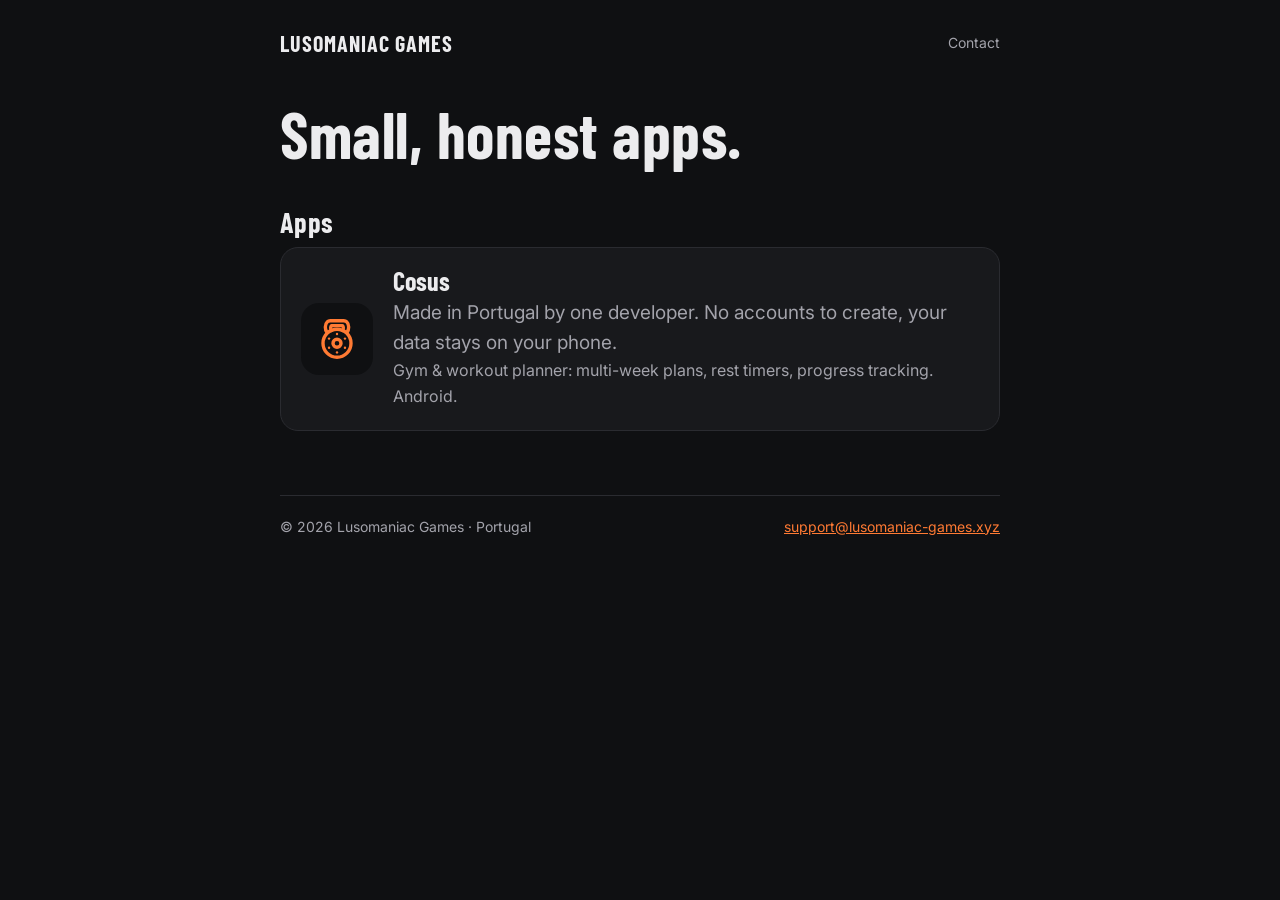
<file: index.html>
<!doctype html>
<html lang="en">
<head>
<meta charset="utf-8">
<meta name="viewport" content="width=device-width, initial-scale=1">
<title>Lusomaniac Games</title>
<meta name="description" content="Small apps made in Portugal.">
<link rel="preconnect" href="https://fonts.googleapis.com">
<link rel="stylesheet" href="https://fonts.googleapis.com/css2?family=Barlow+Condensed:wght@700&amp;family=Inter:wght@400;600&amp;display=swap">
<link rel="stylesheet" href="/style.css">
</head>
<body>
<div class="wrap">
  <header class="site">
    <a class="home" href="/">Lusomaniac Games</a>
    <nav aria-label="Main"><a href="mailto:support@lusomaniac-games.xyz">Contact</a></nav>
  </header>

  <h1>Small, honest apps.</h1>

  <h2>Apps</h2>
  <a class="card">
    <span class="icon" aria-hidden="true">
      <svg width="48" height="48" viewBox="0 0 24 24" fill="none" stroke="#ff7a33" stroke-width="1.7" stroke-linecap="round" stroke-linejoin="round"><g transform="translate(0 -0.9)"><path d="M7 9.6C5.9 8.2 5.8 5.6 7.2 4.3c.4-.4.9-.5 1.4-.5h6.8c.5 0 1 .1 1.4.5 1.4 1.3 1.3 3.9.2 5.3"/><path d="M9.2 8.6c-.5-.7-.5-1.9.1-2.4h5.4c.6.5.6 1.7.1 2.4"/><circle cx="12" cy="15" r="7"/><circle cx="12" cy="15" r="2"/></g><g fill="#ff7a33" stroke="none" transform="translate(0 -0.9)"><circle cx="15.98" cy="17.3" r=".6"/><circle cx="12" cy="19.6" r=".6"/><circle cx="8.02" cy="17.3" r=".6"/><circle cx="8.02" cy="12.7" r=".6"/><circle cx="12" cy="10.4" r=".6"/><circle cx="15.98" cy="12.7" r=".6"/></g></svg>
    </span>
    <span>
      <h3>Cosus</h3>
      <p class="lead">Made in Portugal by one developer. No accounts to create, your data stays on your phone.</p>
      <p>Gym &amp; workout planner: multi-week plans, rest timers, progress tracking. Android.</p>
    </span>
  </a>

  <footer class="site">
    <span>© 2026 Lusomaniac Games · Portugal</span>
    <span><a href="mailto:support@lusomaniac-games.xyz">support@lusomaniac-games.xyz</a></span>
  </footer>
</div>
</body>
</html>
</file>
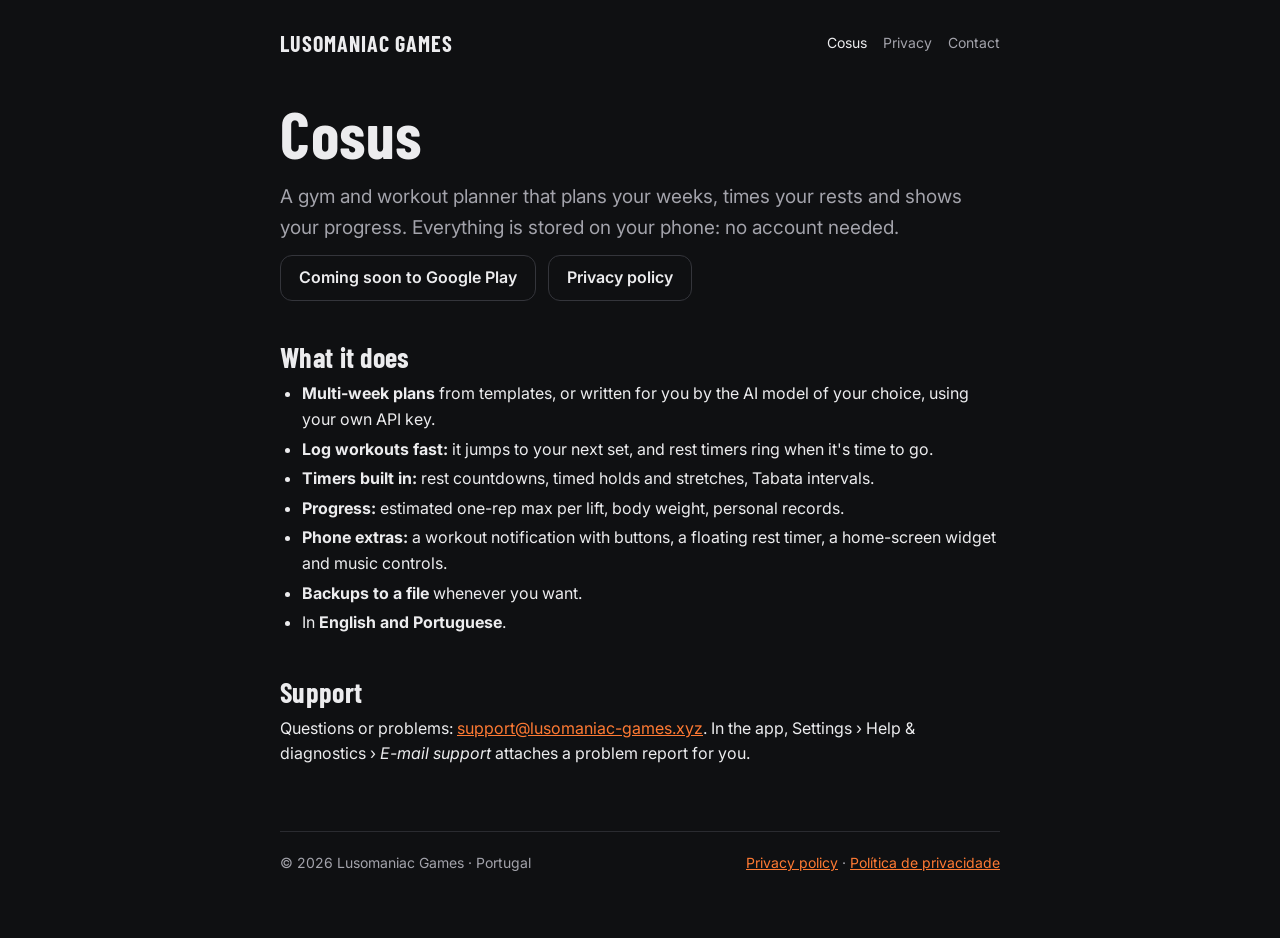
<file: cosus/index.html>
<!doctype html>
<html lang="en">
<head>
<meta charset="utf-8">
<meta name="viewport" content="width=device-width, initial-scale=1">
<title>Cosus: Gym &amp; Workout Planner</title>
<meta name="description" content="Cosus plans your training weeks, times your rests and tracks your progress. Your data stays on your phone.">
<link rel="preconnect" href="https://fonts.googleapis.com">
<link rel="stylesheet" href="https://fonts.googleapis.com/css2?family=Barlow+Condensed:wght@700&amp;family=Inter:wght@400;600&amp;display=swap">
<link rel="stylesheet" href="/style.css">
</head>
<body>
<div class="wrap">
  <header class="site">
    <a class="home" href="/">Lusomaniac Games</a>
    <nav aria-label="Main"><a href="/cosus/" aria-current="page">Cosus</a><a href="/cosus/privacy/">Privacy</a><a href="mailto:support@lusomaniac-games.xyz">Contact</a></nav>
  </header>

  <h1>Cosus</h1>
  <p class="lead">A gym and workout planner that plans your weeks, times your rests and shows your progress. Everything is stored on your phone: no account needed.</p>
  <div class="row">
    <span class="btn ghost" aria-disabled="true">Coming soon to Google Play</span>
    <a class="btn ghost" href="/cosus/privacy/">Privacy policy</a>
  </div>

  <h2>What it does</h2>
  <ul>
    <li><b>Multi-week plans</b> from templates, or written for you by the AI model of your choice, using your own API key.</li>
    <li><b>Log workouts fast:</b> it jumps to your next set, and rest timers ring when it's time to go.</li>
    <li><b>Timers built in:</b> rest countdowns, timed holds and stretches, Tabata intervals.</li>
    <li><b>Progress:</b> estimated one-rep max per lift, body weight, personal records.</li>
    <li><b>Phone extras:</b> a workout notification with buttons, a floating rest timer, a home-screen widget and music controls.</li>
    <li><b>Backups to a file</b> whenever you want.</li>
    <li>In <b>English and Portuguese</b>.</li>
  </ul>

  <h2>Support</h2>
  <p>Questions or problems: <a href="mailto:support@lusomaniac-games.xyz">support@lusomaniac-games.xyz</a>. In the app, Settings › Help &amp; diagnostics › <i>E-mail support</i> attaches a problem report for you.</p>

  <footer class="site">
    <span>© 2026 Lusomaniac Games · Portugal</span>
    <span><a href="/cosus/privacy/">Privacy policy</a> · <a href="/cosus/privacidade/">Política de privacidade</a></span>
  </footer>
</div>
</body>
</html>
</file>
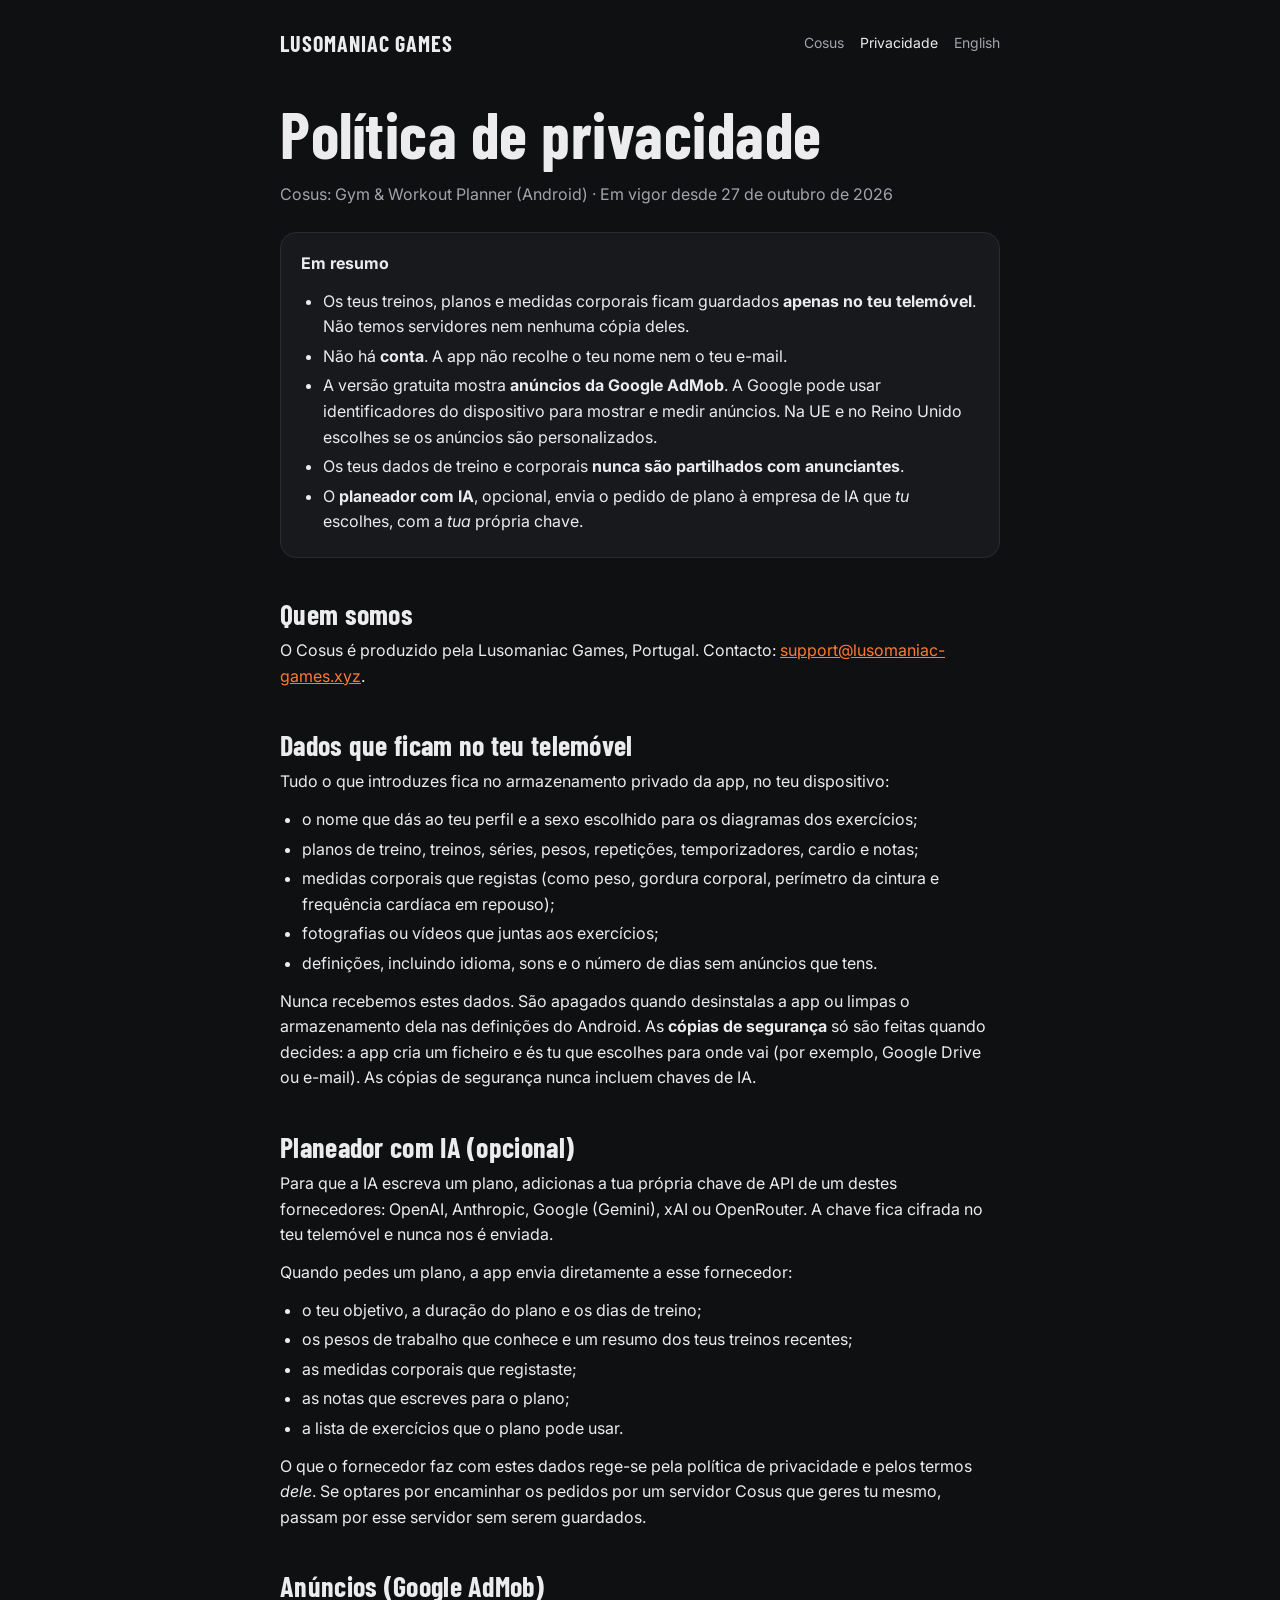
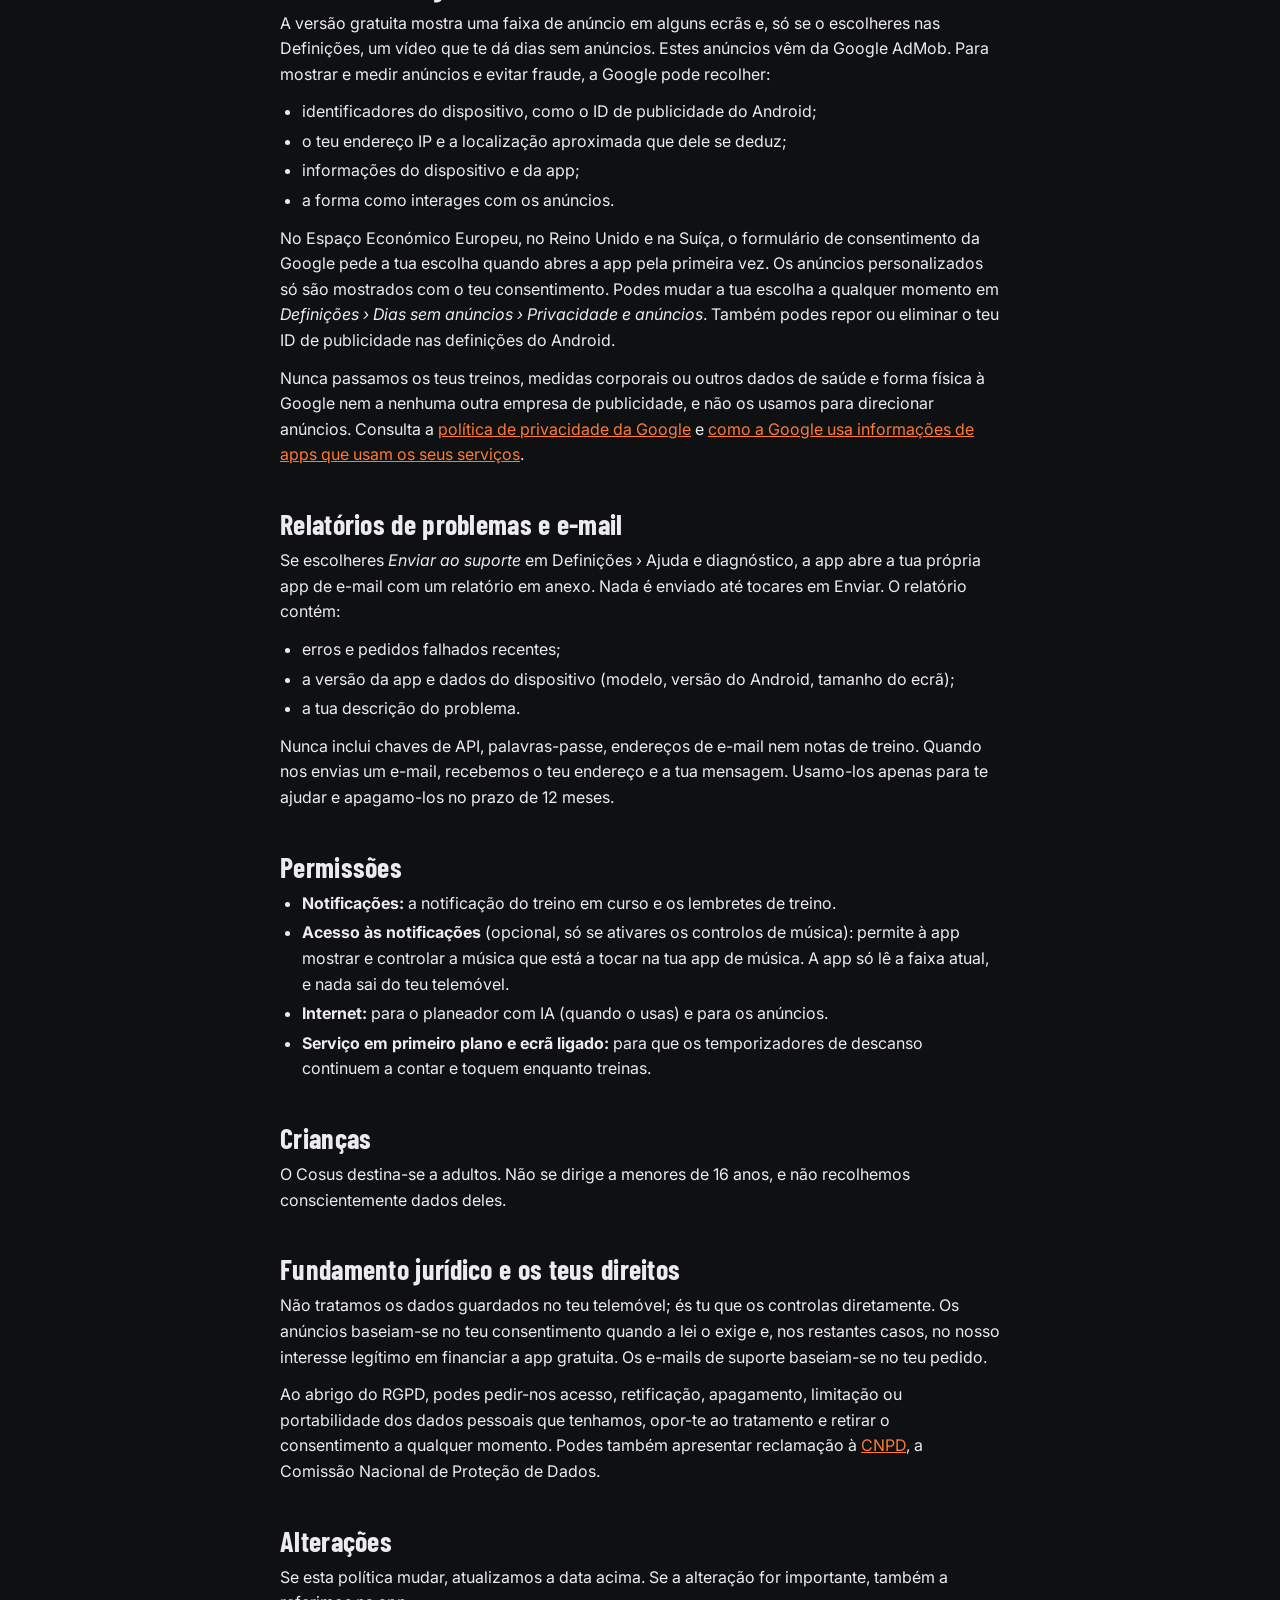
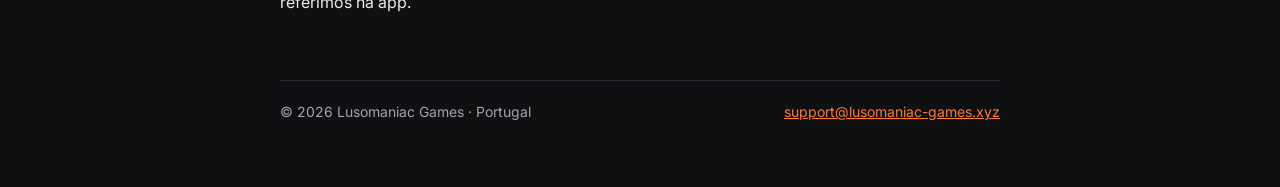
<file: cosus/privacidade/index.html>
<!doctype html>
<html lang="pt-PT">
<head>
<meta charset="utf-8">
<meta name="viewport" content="width=device-width, initial-scale=1">
<title>Política de privacidade do Cosus</title>
<meta name="description" content="Como a app Cosus trata os teus dados.">
<link rel="alternate" hreflang="en" href="/cosus/privacy/">
<link rel="preconnect" href="https://fonts.googleapis.com">
<link rel="stylesheet" href="https://fonts.googleapis.com/css2?family=Barlow+Condensed:wght@700&amp;family=Inter:wght@400;600&amp;display=swap">
<link rel="stylesheet" href="/style.css">
</head>
<body>
<div class="wrap">
  <header class="site">
    <a class="home" href="/">Lusomaniac Games</a>
    <nav aria-label="Principal"><a href="/cosus/">Cosus</a><a href="/cosus/privacidade/" aria-current="page">Privacidade</a><a href="/cosus/privacy/" lang="en">English</a></nav>
  </header>

  <h1>Política de privacidade</h1>
  <p class="muted">Cosus: Gym &amp; Workout Planner (Android) · Em vigor desde 27 de outubro de 2026</p>

  <div class="summary">
    <p><b>Em resumo</b></p>
    <ul>
      <li>Os teus treinos, planos e medidas corporais ficam guardados <b>apenas no teu telemóvel</b>. Não temos servidores nem nenhuma cópia deles.</li>
      <li>Não há <b>conta</b>. A app não recolhe o teu nome nem o teu e-mail.</li>
      <li>A versão gratuita mostra <b>anúncios da Google AdMob</b>. A Google pode usar identificadores do dispositivo para mostrar e medir anúncios. Na UE e no Reino Unido escolhes se os anúncios são personalizados.</li>
      <li>Os teus dados de treino e corporais <b>nunca são partilhados com anunciantes</b>.</li>
      <li>O <b>planeador com IA</b>, opcional, envia o pedido de plano à empresa de IA que <i>tu</i> escolhes, com a <i>tua</i> própria chave.</li>
    </ul>
  </div>

  <h2>Quem somos</h2>
  <p>O Cosus é produzido pela Lusomaniac Games, Portugal. Contacto: <a href="mailto:support@lusomaniac-games.xyz">support@lusomaniac-games.xyz</a>.</p>

  <h2>Dados que ficam no teu telemóvel</h2>
  <p>Tudo o que introduzes fica no armazenamento privado da app, no teu dispositivo:</p>
  <ul>
    <li>o nome que dás ao teu perfil e a sexo escolhido para os diagramas dos exercícios;</li>
    <li>planos de treino, treinos, séries, pesos, repetições, temporizadores, cardio e notas;</li>
    <li>medidas corporais que registas (como peso, gordura corporal, perímetro da cintura e frequência cardíaca em repouso);</li>
    <li>fotografias ou vídeos que juntas aos exercícios;</li>
    <li>definições, incluindo idioma, sons e o número de dias sem anúncios que tens.</li>
  </ul>
  <p>Nunca recebemos estes dados. São apagados quando desinstalas a app ou limpas o armazenamento dela nas definições do Android. As <b>cópias de segurança</b> só são feitas quando decides: a app cria um ficheiro e és tu que escolhes para onde vai (por exemplo, Google Drive ou e-mail). As cópias de segurança nunca incluem chaves de IA.</p>

  <h2>Planeador com IA (opcional)</h2>
  <p>Para que a IA escreva um plano, adicionas a tua própria chave de API de um destes fornecedores: OpenAI, Anthropic, Google (Gemini), xAI ou OpenRouter. A chave fica cifrada no teu telemóvel e nunca nos é enviada.</p>
  <p>Quando pedes um plano, a app envia diretamente a esse fornecedor:</p>
  <ul>
    <li>o teu objetivo, a duração do plano e os dias de treino;</li>
    <li>os pesos de trabalho que conhece e um resumo dos teus treinos recentes;</li>
    <li>as medidas corporais que registaste;</li>
    <li>as notas que escreves para o plano;</li>
    <li>a lista de exercícios que o plano pode usar.</li>
  </ul>
  <p>O que o fornecedor faz com estes dados rege-se pela política de privacidade e pelos termos <i>dele</i>. Se optares por encaminhar os pedidos por um servidor Cosus que geres tu mesmo, passam por esse servidor sem serem guardados.</p>

  <h2>Anúncios (Google AdMob)</h2>
  <p>A versão gratuita mostra uma faixa de anúncio em alguns ecrãs e, só se o escolheres nas Definições, um vídeo que te dá dias sem anúncios. Estes anúncios vêm da Google AdMob. Para mostrar e medir anúncios e evitar fraude, a Google pode recolher:</p>
  <ul>
    <li>identificadores do dispositivo, como o ID de publicidade do Android;</li>
    <li>o teu endereço IP e a localização aproximada que dele se deduz;</li>
    <li>informações do dispositivo e da app;</li>
    <li>a forma como interages com os anúncios.</li>
  </ul>
  <p>No Espaço Económico Europeu, no Reino Unido e na Suíça, o formulário de consentimento da Google pede a tua escolha quando abres a app pela primeira vez. Os anúncios personalizados só são mostrados com o teu consentimento. Podes mudar a tua escolha a qualquer momento em <i>Definições › Dias sem anúncios › Privacidade e anúncios</i>. Também podes repor ou eliminar o teu ID de publicidade nas definições do Android.</p>
  <p>Nunca passamos os teus treinos, medidas corporais ou outros dados de saúde e forma física à Google nem a nenhuma outra empresa de publicidade, e não os usamos para direcionar anúncios. Consulta a <a href="https://policies.google.com/privacy?hl=pt-PT">política de privacidade da Google</a> e <a href="https://policies.google.com/technologies/partner-sites?hl=pt-PT">como a Google usa informações de apps que usam os seus serviços</a>.</p>

  <h2>Relatórios de problemas e e-mail</h2>
  <p>Se escolheres <i>Enviar ao suporte</i> em Definições › Ajuda e diagnóstico, a app abre a tua própria app de e-mail com um relatório em anexo. Nada é enviado até tocares em Enviar. O relatório contém:</p>
  <ul>
    <li>erros e pedidos falhados recentes;</li>
    <li>a versão da app e dados do dispositivo (modelo, versão do Android, tamanho do ecrã);</li>
    <li>a tua descrição do problema.</li>
  </ul>
  <p>Nunca inclui chaves de API, palavras-passe, endereços de e-mail nem notas de treino. Quando nos envias um e-mail, recebemos o teu endereço e a tua mensagem. Usamo-los apenas para te ajudar e apagamo-los no prazo de 12 meses.</p>

  <h2>Permissões</h2>
  <ul>
    <li><b>Notificações:</b> a notificação do treino em curso e os lembretes de treino.</li>
    <li><b>Acesso às notificações</b> (opcional, só se ativares os controlos de música): permite à app mostrar e controlar a música que está a tocar na tua app de música. A app só lê a faixa atual, e nada sai do teu telemóvel.</li>
    <li><b>Internet:</b> para o planeador com IA (quando o usas) e para os anúncios.</li>
    <li><b>Serviço em primeiro plano e ecrã ligado:</b> para que os temporizadores de descanso continuem a contar e toquem enquanto treinas.</li>
  </ul>

  <h2>Crianças</h2>
  <p>O Cosus destina-se a adultos. Não se dirige a menores de 16 anos, e não recolhemos conscientemente dados deles.</p>

  <h2>Fundamento jurídico e os teus direitos</h2>
  <p>Não tratamos os dados guardados no teu telemóvel; és tu que os controlas diretamente. Os anúncios baseiam-se no teu consentimento quando a lei o exige e, nos restantes casos, no nosso interesse legítimo em financiar a app gratuita. Os e-mails de suporte baseiam-se no teu pedido.</p>
  <p>Ao abrigo do RGPD, podes pedir-nos acesso, retificação, apagamento, limitação ou portabilidade dos dados pessoais que tenhamos, opor-te ao tratamento e retirar o consentimento a qualquer momento. Podes também apresentar reclamação à <a href="https://www.cnpd.pt">CNPD</a>, a Comissão Nacional de Proteção de Dados.</p>

  <h2>Alterações</h2>
  <p>Se esta política mudar, atualizamos a data acima. Se a alteração for importante, também a referimos na app.</p>

  <footer class="site">
    <span>© 2026 Lusomaniac Games · Portugal</span>
    <span><a href="mailto:support@lusomaniac-games.xyz">support@lusomaniac-games.xyz</a></span>
  </footer>
</div>
</body>
</html>
</file>
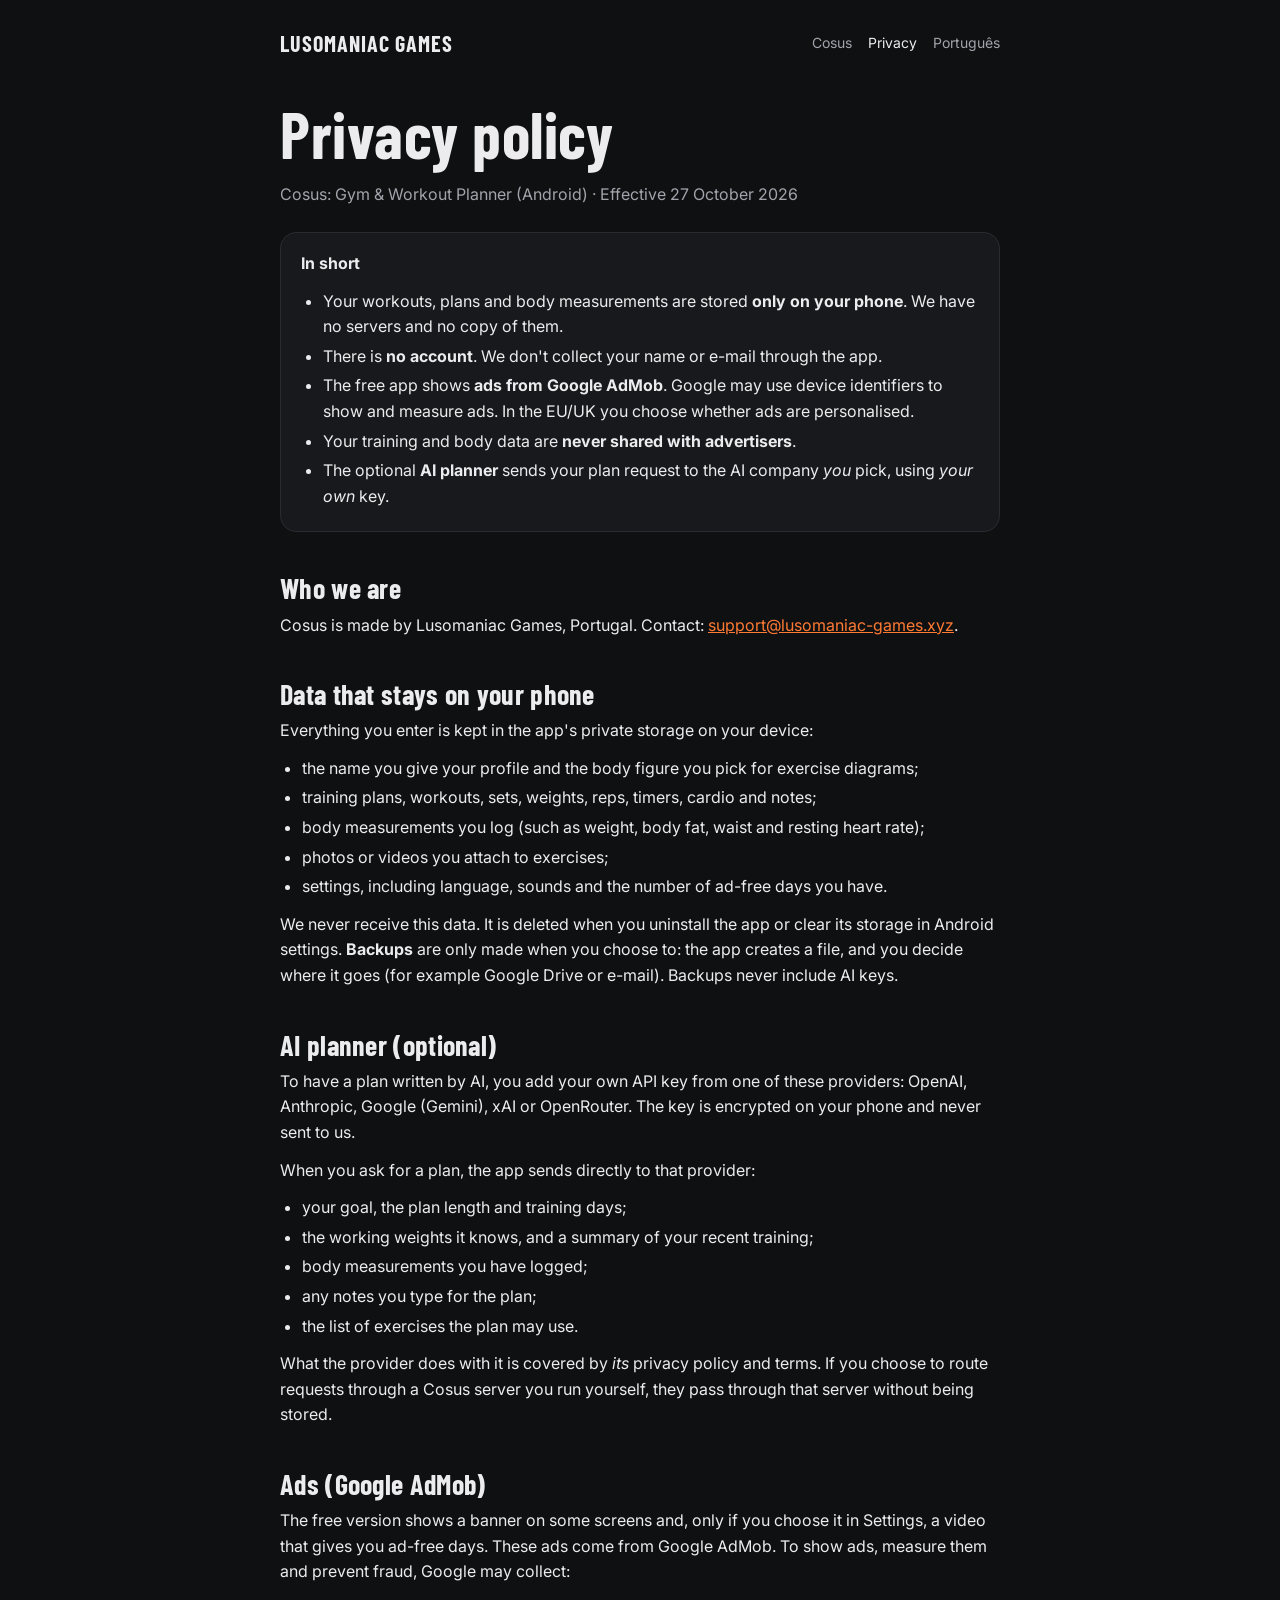
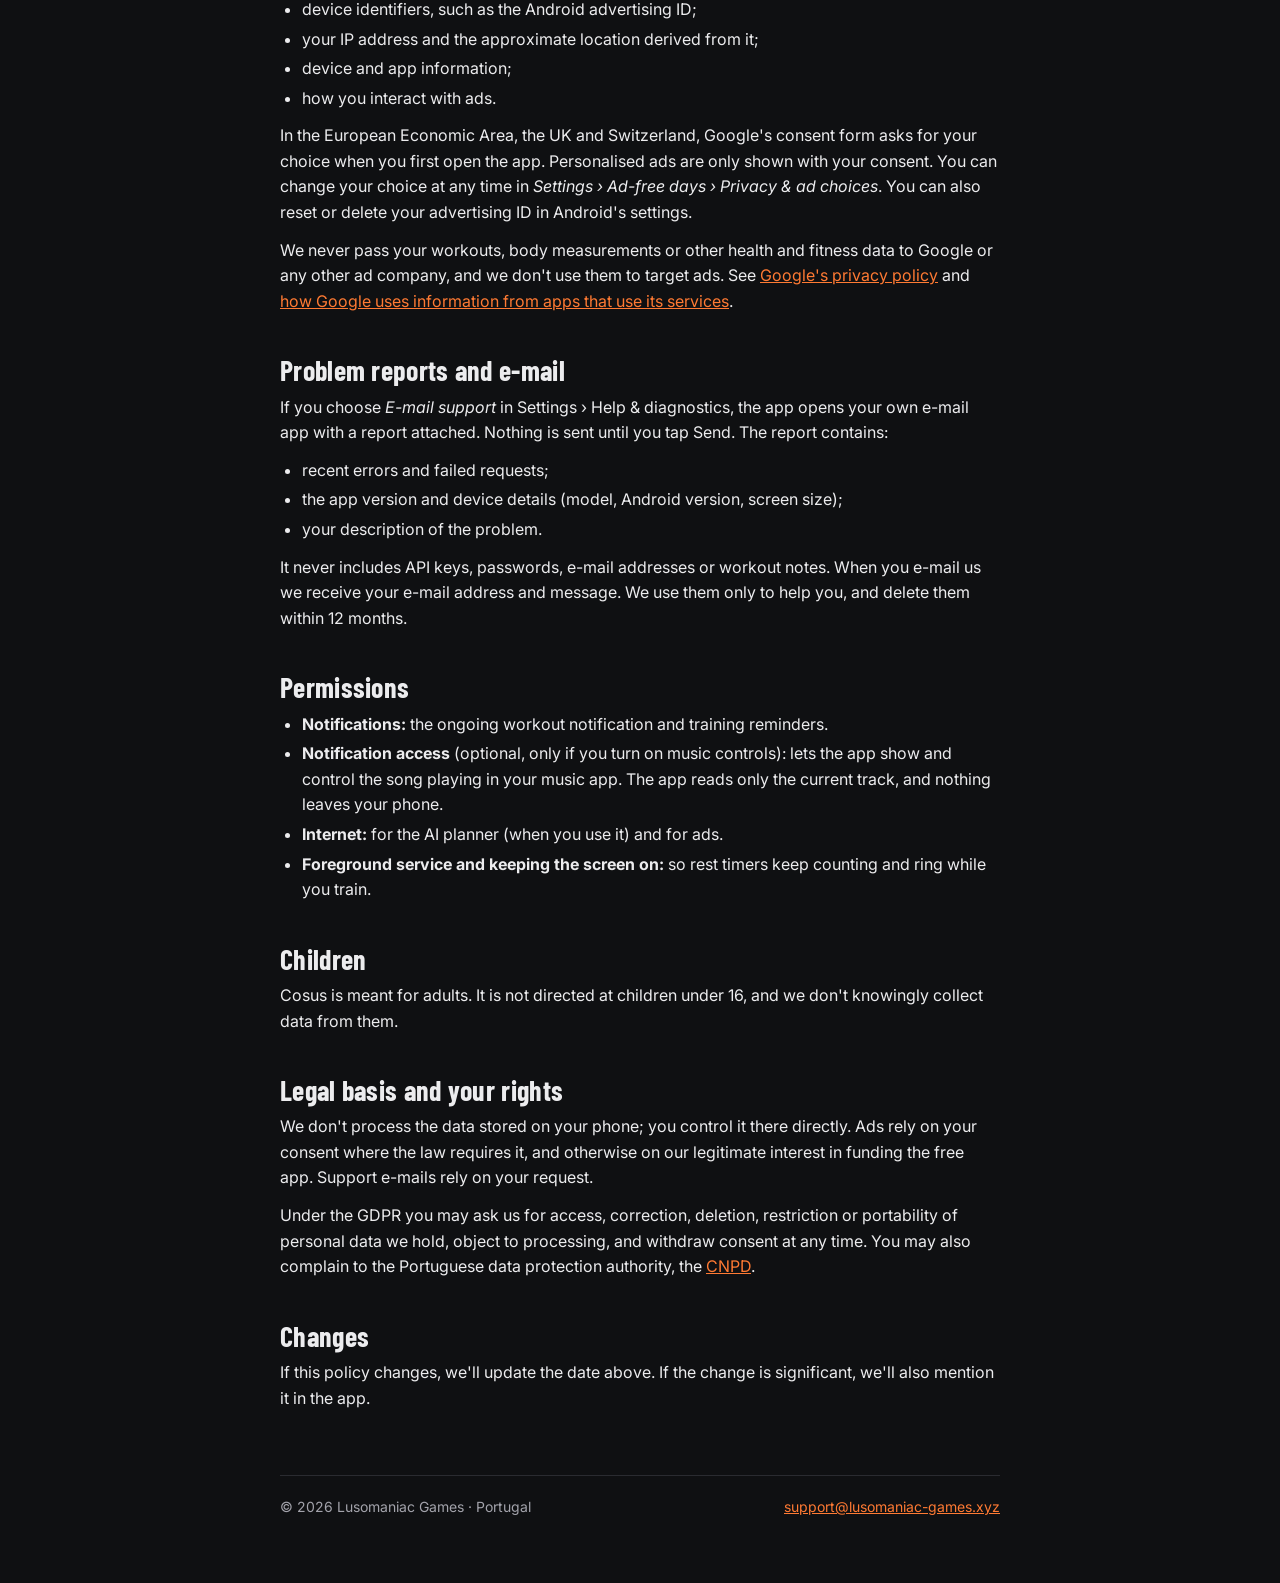
<file: cosus/privacy/index.html>
<!doctype html>
<html lang="en">
<head>
<meta charset="utf-8">
<meta name="viewport" content="width=device-width, initial-scale=1">
<title>Cosus privacy policy</title>
<meta name="description" content="How the Cosus app handles your data.">
<link rel="alternate" hreflang="pt-PT" href="/cosus/privacidade/">
<link rel="preconnect" href="https://fonts.googleapis.com">
<link rel="stylesheet" href="https://fonts.googleapis.com/css2?family=Barlow+Condensed:wght@700&amp;family=Inter:wght@400;600&amp;display=swap">
<link rel="stylesheet" href="/style.css">
</head>
<body>
<div class="wrap">
  <header class="site">
    <a class="home" href="/">Lusomaniac Games</a>
    <nav aria-label="Main"><a href="/cosus/">Cosus</a><a href="/cosus/privacy/" aria-current="page">Privacy</a><a href="/cosus/privacidade/" lang="pt-PT">Português</a></nav>
  </header>

  <h1>Privacy policy</h1>
  <p class="muted">Cosus: Gym &amp; Workout Planner (Android) · Effective 27 October 2026</p>

  <div class="summary">
    <p><b>In short</b></p>
    <ul>
      <li>Your workouts, plans and body measurements are stored <b>only on your phone</b>. We have no servers and no copy of them.</li>
      <li>There is <b>no account</b>. We don't collect your name or e-mail through the app.</li>
      <li>The free app shows <b>ads from Google AdMob</b>. Google may use device identifiers to show and measure ads. In the EU/UK you choose whether ads are personalised.</li>
      <li>Your training and body data are <b>never shared with advertisers</b>.</li>
      <li>The optional <b>AI planner</b> sends your plan request to the AI company <i>you</i> pick, using <i>your own</i> key.</li>
    </ul>
  </div>

  <h2>Who we are</h2>
  <p>Cosus is made by Lusomaniac Games, Portugal. Contact: <a href="mailto:support@lusomaniac-games.xyz">support@lusomaniac-games.xyz</a>.</p>

  <h2>Data that stays on your phone</h2>
  <p>Everything you enter is kept in the app's private storage on your device:</p>
  <ul>
    <li>the name you give your profile and the body figure you pick for exercise diagrams;</li>
    <li>training plans, workouts, sets, weights, reps, timers, cardio and notes;</li>
    <li>body measurements you log (such as weight, body fat, waist and resting heart rate);</li>
    <li>photos or videos you attach to exercises;</li>
    <li>settings, including language, sounds and the number of ad-free days you have.</li>
  </ul>
  <p>We never receive this data. It is deleted when you uninstall the app or clear its storage in Android settings. <b>Backups</b> are only made when you choose to: the app creates a file, and you decide where it goes (for example Google Drive or e-mail). Backups never include AI keys.</p>

  <h2>AI planner (optional)</h2>
  <p>To have a plan written by AI, you add your own API key from one of these providers: OpenAI, Anthropic, Google (Gemini), xAI or OpenRouter. The key is encrypted on your phone and never sent to us.</p>
  <p>When you ask for a plan, the app sends directly to that provider:</p>
  <ul>
    <li>your goal, the plan length and training days;</li>
    <li>the working weights it knows, and a summary of your recent training;</li>
    <li>body measurements you have logged;</li>
    <li>any notes you type for the plan;</li>
    <li>the list of exercises the plan may use.</li>
  </ul>
  <p>What the provider does with it is covered by <i>its</i> privacy policy and terms. If you choose to route requests through a Cosus server you run yourself, they pass through that server without being stored.</p>

  <h2>Ads (Google AdMob)</h2>
  <p>The free version shows a banner on some screens and, only if you choose it in Settings, a video that gives you ad-free days. These ads come from Google AdMob. To show ads, measure them and prevent fraud, Google may collect:</p>
  <ul>
    <li>device identifiers, such as the Android advertising ID;</li>
    <li>your IP address and the approximate location derived from it;</li>
    <li>device and app information;</li>
    <li>how you interact with ads.</li>
  </ul>
  <p>In the European Economic Area, the UK and Switzerland, Google's consent form asks for your choice when you first open the app. Personalised ads are only shown with your consent. You can change your choice at any time in <i>Settings › Ad-free days › Privacy &amp; ad choices</i>. You can also reset or delete your advertising ID in Android's settings.</p>
  <p>We never pass your workouts, body measurements or other health and fitness data to Google or any other ad company, and we don't use them to target ads. See <a href="https://policies.google.com/privacy">Google's privacy policy</a> and <a href="https://policies.google.com/technologies/partner-sites">how Google uses information from apps that use its services</a>.</p>

  <h2>Problem reports and e-mail</h2>
  <p>If you choose <i>E-mail support</i> in Settings › Help &amp; diagnostics, the app opens your own e-mail app with a report attached. Nothing is sent until you tap Send. The report contains:</p>
  <ul>
    <li>recent errors and failed requests;</li>
    <li>the app version and device details (model, Android version, screen size);</li>
    <li>your description of the problem.</li>
  </ul>
  <p>It never includes API keys, passwords, e-mail addresses or workout notes. When you e-mail us we receive your e-mail address and message. We use them only to help you, and delete them within 12 months.</p>

  <h2>Permissions</h2>
  <ul>
    <li><b>Notifications:</b> the ongoing workout notification and training reminders.</li>
    <li><b>Notification access</b> (optional, only if you turn on music controls): lets the app show and control the song playing in your music app. The app reads only the current track, and nothing leaves your phone.</li>
    <li><b>Internet:</b> for the AI planner (when you use it) and for ads.</li>
    <li><b>Foreground service and keeping the screen on:</b> so rest timers keep counting and ring while you train.</li>
  </ul>

  <h2>Children</h2>
  <p>Cosus is meant for adults. It is not directed at children under 16, and we don't knowingly collect data from them.</p>

  <h2>Legal basis and your rights</h2>
  <p>We don't process the data stored on your phone; you control it there directly. Ads rely on your consent where the law requires it, and otherwise on our legitimate interest in funding the free app. Support e-mails rely on your request.</p>
  <p>Under the GDPR you may ask us for access, correction, deletion, restriction or portability of personal data we hold, object to processing, and withdraw consent at any time. You may also complain to the Portuguese data protection authority, the <a href="https://www.cnpd.pt">CNPD</a>.</p>

  <h2>Changes</h2>
  <p>If this policy changes, we'll update the date above. If the change is significant, we'll also mention it in the app.</p>

  <footer class="site">
    <span>© 2026 Lusomaniac Games · Portugal</span>
    <span><a href="mailto:support@lusomaniac-games.xyz">support@lusomaniac-games.xyz</a></span>
  </footer>
</div>
</body>
</html>
</file>
<file: style.css>
/* Lusomaniac Games: one small stylesheet for every page */
:root {
  --bg: #0f1012; --surface: #18191c; --line: #2a2b30; --text: #ececee; --muted: #a3a3ab; --accent: #ff7a33;
  --display: "Barlow Condensed", "Arial Narrow", sans-serif; --body: Inter, system-ui, -apple-system, "Segoe UI", sans-serif;
  color-scheme: dark;
}
* { box-sizing: border-box; }
html { -webkit-text-size-adjust: 100%; }
body { margin: 0; background: var(--bg); color: var(--text); font: 16px/1.6 var(--body); }
a { color: var(--accent); }
a:hover { color: #ff9a63; }
.wrap { max-width: 760px; margin: 0 auto; padding: 32px 20px 64px; }
header.site { display: flex; align-items: center; justify-content: space-between; gap: 16px; flex-wrap: wrap; margin-bottom: 48px; }
header.site a.home { color: var(--text); text-decoration: none; font: 700 22px/1 var(--display); letter-spacing: 1px; text-transform: uppercase; }
header.site nav { display: flex; gap: 16px; font-size: 14px; }
header.site nav a { color: var(--muted); text-decoration: none; }
header.site nav a:hover, header.site nav a[aria-current="page"] { color: var(--text); }
h1 { font: 700 clamp(40px, 8vw, 64px)/1 var(--display); margin: 0 0 16px; letter-spacing: 0.5px; }
h2 { font: 700 28px/1.15 var(--display); margin: 40px 0 8px; letter-spacing: 0.3px; }
h3 { font-size: 17px; margin: 24px 0 4px; }
p, ul { margin: 0 0 12px; }
ul { padding-left: 22px; }
li { margin: 4px 0; }
.lead { font-size: 19px; color: var(--muted); max-width: 60ch; }
.muted { color: var(--muted); }
.small { font-size: 14px; }
.card { display: flex; gap: 20px; align-items: center; background: var(--surface); border: 1px solid var(--line); border-radius: 18px; padding: 20px; text-decoration: none; color: var(--text); }
.card:hover { border-color: #3a3b42; color: var(--text); }
.card .icon { width: 72px; height: 72px; flex: none; border-radius: 18px; background: #0f1012; display: grid; place-items: center; }
.card h3 { margin: 0 0 4px; font: 700 26px/1 var(--display); }
.card p { margin: 0; color: var(--muted); }
.btn { display: inline-flex; align-items: center; min-height: 46px; padding: 0 18px; border-radius: 12px; background: var(--accent); color: #1a0c03; font-weight: 600; text-decoration: none; }
.btn:hover { color: #1a0c03; background: #ff9a63; }
.btn.ghost { background: transparent; color: var(--text); border: 1px solid #34353b; }
.row { display: flex; gap: 12px; flex-wrap: wrap; align-items: center; }
.summary { background: var(--surface); border: 1px solid var(--line); border-radius: 16px; padding: 18px 20px; margin: 24px 0; }
.summary ul { margin: 0; }
footer.site { margin-top: 64px; padding-top: 20px; border-top: 1px solid var(--line); font-size: 14px; color: var(--muted); display: flex; gap: 16px; flex-wrap: wrap; justify-content: space-between; }
</file>
